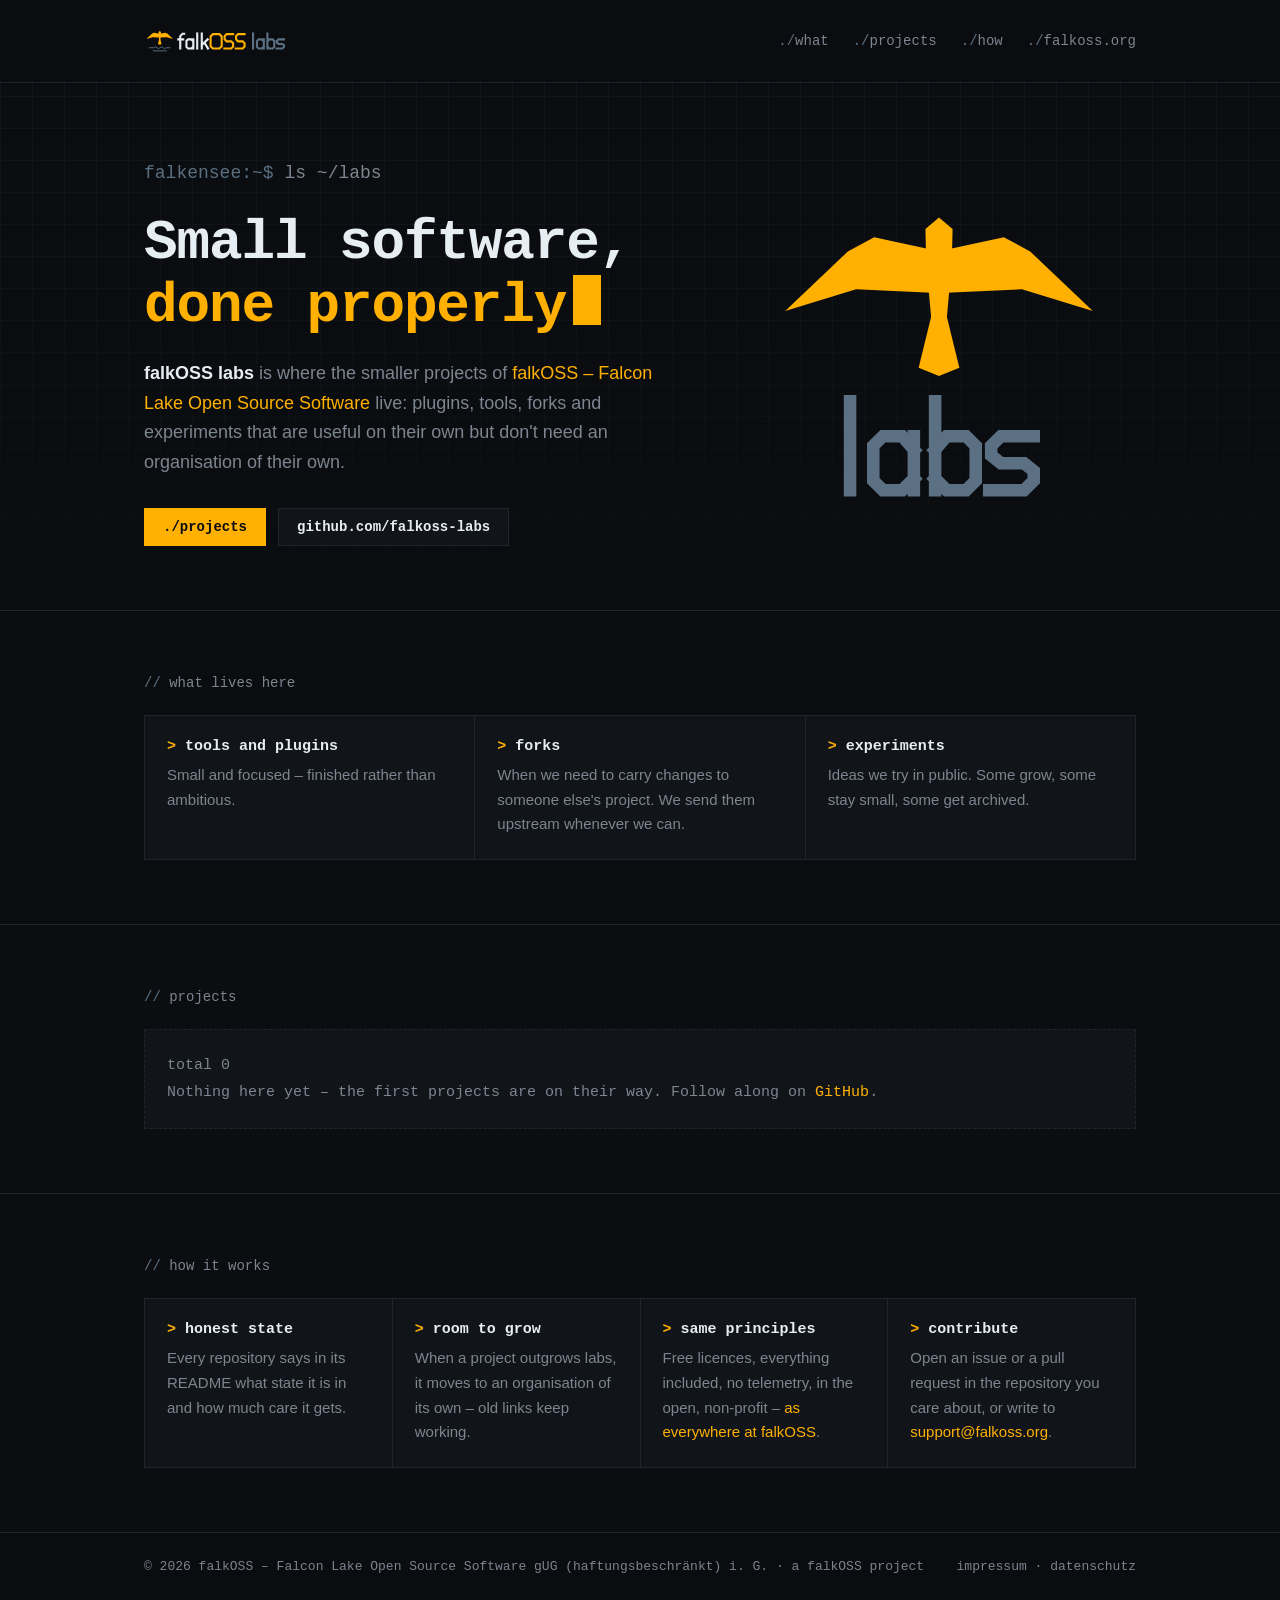
<file: index.html>
<!doctype html>
<html lang="en">
<head>
  <meta charset="utf-8">
  <meta name="viewport" content="width=device-width, initial-scale=1">
  <title>falkOSS labs – small free software from Falkensee</title>
  <meta name="description" content="falkOSS labs: plugins, tools, forks and experiments from falkOSS – Falcon Lake Open Source Software, Falkensee.">
  <meta name="theme-color" content="#0B0D10">
  <link rel="canonical" href="https://labs.falkoss.org/">
  <meta property="og:type" content="website">
  <meta property="og:url" content="https://labs.falkoss.org/">
  <meta property="og:site_name" content="falkOSS labs">
  <meta property="og:title" content="falkOSS labs – small free software from Falkensee">
  <meta property="og:description" content="Plugins, tools, forks and experiments from falkOSS – open code, open licences, no tracking.">
  <meta property="og:image" content="https://labs.falkoss.org/assets/social.png">
  <meta property="og:image:width" content="1280">
  <meta property="og:image:height" content="640">
  <meta name="twitter:card" content="summary_large_image">
  <link rel="icon" href="assets/favicon.ico" sizes="any">
  <link rel="icon" href="assets/favicon.svg" type="image/svg+xml">
  <link rel="apple-touch-icon" href="assets/apple-touch-icon.png">
  <link rel="manifest" href="assets/site.webmanifest">
  <link rel="stylesheet" href="style.css">
</head>
<body>
  <header>
    <div class="wrap">
      <a href="./" aria-label="falkOSS labs home"><img src="assets/falkoss-labs-lockup-on-dark.svg" alt="falkOSS labs"></a>
      <nav>
        <a href="#what">what</a>
        <a href="#projects">projects</a>
        <a href="#how">how</a>
        <a href="https://falkoss.org">falkoss.org</a>
      </nav>
    </div>
  </header>

  <main>
    <div class="hero">
      <div class="wrap">
        <div>
          <p class="prompt"><b>falkensee:~$</b> ls ~/labs</p>
          <h1>Small software,<br><span class="amber">done properly</span></h1>
          <p><strong>falkOSS labs</strong> is where the smaller projects of
            <a href="https://falkoss.org">falkOSS – Falcon Lake Open Source Software</a> live: plugins, tools, forks
            and experiments that are useful on their own but don't need an organisation of their own.</p>
          <div class="buttons">
            <a class="button primary" href="#projects">./projects</a>
            <a class="button" href="https://github.com/falkoss-labs">github.com/falkoss-labs</a>
          </div>
        </div>
        <img class="mark" src="assets/falkoss-labs-mark.svg" alt="" width="360" height="290">
      </div>
    </div>

    <section id="what">
      <div class="wrap">
        <h2>what lives here</h2>
        <div class="grid">
          <div class="cell"><h3>tools and plugins</h3><p>Small and focused – finished rather than ambitious.</p></div>
          <div class="cell"><h3>forks</h3><p>When we need to carry changes to someone else's project. We send them upstream whenever we can.</p></div>
          <div class="cell"><h3>experiments</h3><p>Ideas we try in public. Some grow, some stay small, some get archived.</p></div>
        </div>
      </div>
    </section>

    <section id="projects">
      <div class="wrap">
        <h2>projects</h2>
        <p class="empty"><span class="dim">total 0</span><br>Nothing here yet – the first projects are on their way.
          Follow along on <a href="https://github.com/falkoss-labs">GitHub</a>.</p>
      </div>
    </section>

    <section id="how">
      <div class="wrap">
        <h2>how it works</h2>
        <div class="grid">
          <div class="cell"><h3>honest state</h3><p>Every repository says in its README what state it is in and how much care it gets.</p></div>
          <div class="cell"><h3>room to grow</h3><p>When a project outgrows labs, it moves to an organisation of its own – old links keep working.</p></div>
          <div class="cell"><h3>same principles</h3><p>Free licences, everything included, no telemetry, in the open, non-profit – <a href="https://falkoss.org/#principles">as everywhere at falkOSS</a>.</p></div>
          <div class="cell"><h3>contribute</h3><p>Open an issue or a pull request in the repository you care about, or write to <a href="mailto:support@falkoss.org">support@falkoss.org</a>.</p></div>
        </div>
      </div>
    </section>
  </main>

  <footer>
    <div class="wrap">
      <span>© 2026 falkOSS – Falcon Lake Open Source Software gUG (haftungsbeschränkt) i. G. · <a href="https://falkoss.org">a falkOSS project</a></span>
      <span><a href="https://falkoss.org/impressum.html">impressum</a> · <a href="https://falkoss.org/datenschutz.html">datenschutz</a></span>
    </div>
  </footer>
</body>
</html>
</file>
<file: style.css>
/* SPDX-License-Identifier: AGPL-3.0-or-later */
/* falkOSS labs – one page (style shared with falkoss.org). Terminal look: near-black, one amber accent, straight edges, monospace.
   Colours from falkoss/website brand/README.md; system fonts only, nothing loaded from elsewhere. */
:root {
  --night: #0B0D10;
  --panel: #11151A;
  --amber: #FFB000;
  --steel: #5B7083;
  --mist: #E6EDF3;
  --reed: #7D8590;
  --line: #1E252D;
  --mono: ui-monospace, "SF Mono", SFMono-Regular, Menlo, Consolas, "Liberation Mono", monospace;
  --sans: -apple-system, BlinkMacSystemFont, "Segoe UI", Roboto, "Helvetica Neue", Arial, sans-serif;
}

* { box-sizing: border-box; }
html { scroll-behavior: smooth; }
body {
  margin: 0;
  color: var(--mist);
  font: 16px/1.65 var(--sans);
  -webkit-font-smoothing: antialiased;
  /* a faint 32 px grid, like graph paper under a terminal */
  background:
    linear-gradient(var(--line) 1px, transparent 1px) 0 0 / 32px 32px,
    linear-gradient(90deg, var(--line) 1px, transparent 1px) 0 0 / 32px 32px,
    var(--night);
  background-attachment: fixed;
}
body::before {
  /* fade the grid out below the fold so text stays calm */
  content: ""; position: fixed; inset: 0; pointer-events: none;
  background: linear-gradient(to bottom, rgba(11, 13, 16, 0.55), rgba(11, 13, 16, 0.92) 60%);
}
main, header, footer { position: relative; }
a { color: var(--amber); text-decoration: none; }
a:hover { text-decoration: underline; text-underline-offset: 3px; }
::selection { background: var(--amber); color: var(--night); }
.wrap { max-width: 1040px; margin: 0 auto; padding: 0 24px; }
.mono { font-family: var(--mono); }
.dim { color: var(--reed); }
.amber { color: var(--amber); }

/* header */
header { padding: 24px 0; border-bottom: 1px solid var(--line); background: rgba(11, 13, 16, 0.85); }
header .wrap { display: flex; align-items: center; justify-content: space-between; gap: 24px; }
header img { height: 34px; display: block; }
nav { display: flex; gap: 24px; font: 14px var(--mono); }
nav a { color: var(--reed); }
nav a::before { content: "./"; color: var(--steel); }
nav a:hover { color: var(--mist); text-decoration: none; }

/* hero */
.hero { padding: 80px 0 64px; }
.hero .wrap { display: grid; grid-template-columns: 1.4fr 1fr; gap: 48px; align-items: center; }
.prompt { font: 15px var(--mono); color: var(--reed); margin: 0 0 18px; }
.prompt b { color: var(--steel); font-weight: 400; }
.hero h1 { font: 700 clamp(34px, 5.4vw, 56px)/1.1 var(--mono); margin: 0 0 22px; letter-spacing: -0.02em; }
.hero h1 .amber::after {
  content: ""; display: inline-block; width: 0.5em; height: 0.9em; margin-left: 0.12em; vertical-align: -0.08em;
  background: var(--amber); animation: blink 1.1s steps(1) infinite;
}
@keyframes blink { 50% { opacity: 0; } }
@media (prefers-reduced-motion: reduce) { .hero h1 .amber::after { animation: none; } }
.hero p { color: var(--reed); font-size: 18px; margin: 0 0 30px; max-width: 36em; }
.hero p strong { color: var(--mist); font-weight: 600; }
.hero .mark { width: 100%; max-width: 360px; justify-self: center; }
.buttons { display: flex; flex-wrap: wrap; gap: 12px; }
.button { display: inline-block; padding: 10px 18px; border: 1px solid var(--line); font: 600 14px var(--mono); color: var(--mist); background: var(--panel); }
.button.primary { background: var(--amber); border-color: var(--amber); color: var(--night); }
.button:hover { text-decoration: none; border-color: var(--amber); }

/* sections */
section { padding: 64px 0; border-top: 1px solid var(--line); }
section h2 { font: 400 14px var(--mono); color: var(--reed); margin: 0 0 24px; }
section h2::before { content: "// "; color: var(--steel); }
.grid { display: grid; grid-template-columns: repeat(auto-fit, minmax(230px, 1fr)); gap: 1px; background: var(--line); border: 1px solid var(--line); }
.cell { background: var(--panel); padding: 22px; }
.cell h3 { margin: 0 0 8px; font: 600 15px var(--mono); color: var(--mist); }
.cell h3::before { content: "> "; color: var(--amber); }
.cell p { margin: 0; color: var(--reed); font-size: 15px; }

.project { display: grid; grid-template-columns: 88px 1fr; gap: 22px; align-items: start; background: var(--panel); border: 1px solid var(--line); padding: 24px; }
.project img { width: 88px; height: 88px; display: block; }
.project h3 { margin: 0 0 6px; font: 700 20px var(--mono); }
.project + .project { margin-top: 16px; }
.project h3 a { color: var(--mist); }
.project h3 a:hover { color: var(--amber); text-decoration: none; }
.project .links { margin: 14px 0 0; font: 13px var(--mono); color: var(--steel); }
.project p { margin: 0 0 12px; color: var(--reed); }
.tags { display: flex; flex-wrap: wrap; gap: 8px; font: 12px var(--mono); }
.tags span { border: 1px solid var(--line); padding: 2px 8px; color: var(--steel); }
.tags .state { color: var(--amber); border-color: rgba(255, 176, 0, 0.35); }

/* the name */
pre.story { font: clamp(15px, 2.4vw, 22px)/1.7 var(--mono); margin: 0 0 18px; color: var(--reed); white-space: pre-wrap; }
pre.story b { color: var(--amber); font-weight: 700; }
pre.story i { color: var(--mist); font-style: normal; }
.small { color: var(--reed); font-size: 15px; margin: 0; max-width: 46em; }

/* footer */
footer { border-top: 1px solid var(--line); padding: 26px 0 44px; color: var(--reed); font: 13px var(--mono); background: rgba(11, 13, 16, 0.9); }
footer .wrap { display: flex; flex-wrap: wrap; justify-content: space-between; gap: 12px; }
footer a { color: var(--reed); }
footer a:hover { color: var(--mist); }

/* legal pages */
.legal { padding: 40px 0 72px; max-width: 760px; }
.legal h1 { font: 700 30px var(--mono); margin: 0 0 24px; }
.legal h2 { font: 600 16px var(--mono); margin: 32px 0 8px; color: var(--mist); }
.legal h2::before { content: ""; }
.legal p, .legal li { color: var(--reed); }
.draft { border: 1px dashed var(--amber); padding: 12px 16px; color: var(--amber); font: 14px var(--mono); }

@media (max-width: 760px) {
  .hero { padding-top: 48px; }
  .hero .wrap { grid-template-columns: 1fr; }
  .hero .mark { max-width: 200px; order: -1; justify-self: start; }
  nav { display: none; }
  .project { grid-template-columns: 1fr; }
}

/* labs: empty project list */
.empty { font: 15px/1.8 var(--mono); color: var(--reed); margin: 0; border: 1px dashed var(--line); padding: 22px; background: var(--panel); }
</file>
